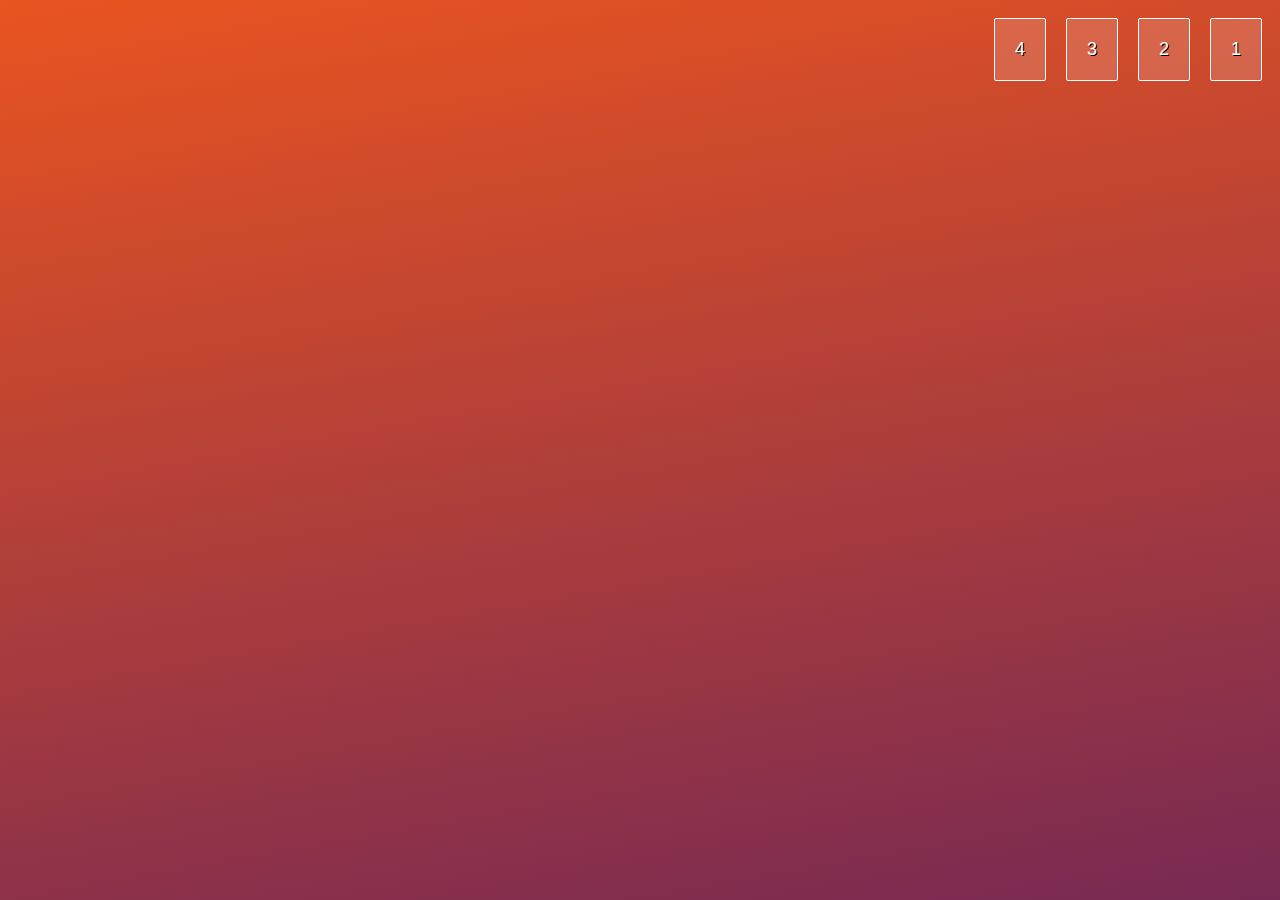
<file: flexbox_2/index.html>
<!DOCTYPE html>
<html>
  <head>
    <meta charset="utf-8">
    <title>The Complete Flexbox Course by Colin</title>
    <link rel="stylesheet" href="css/base.css">
    <link rel="stylesheet" href="css/main.css">
  </head>
  <body>
    <section class="container">
      <div>1</div>
      <div>2</div>
      <div>3</div>
      <div>4</div>
    </section>
  </body>
</html>
</file>
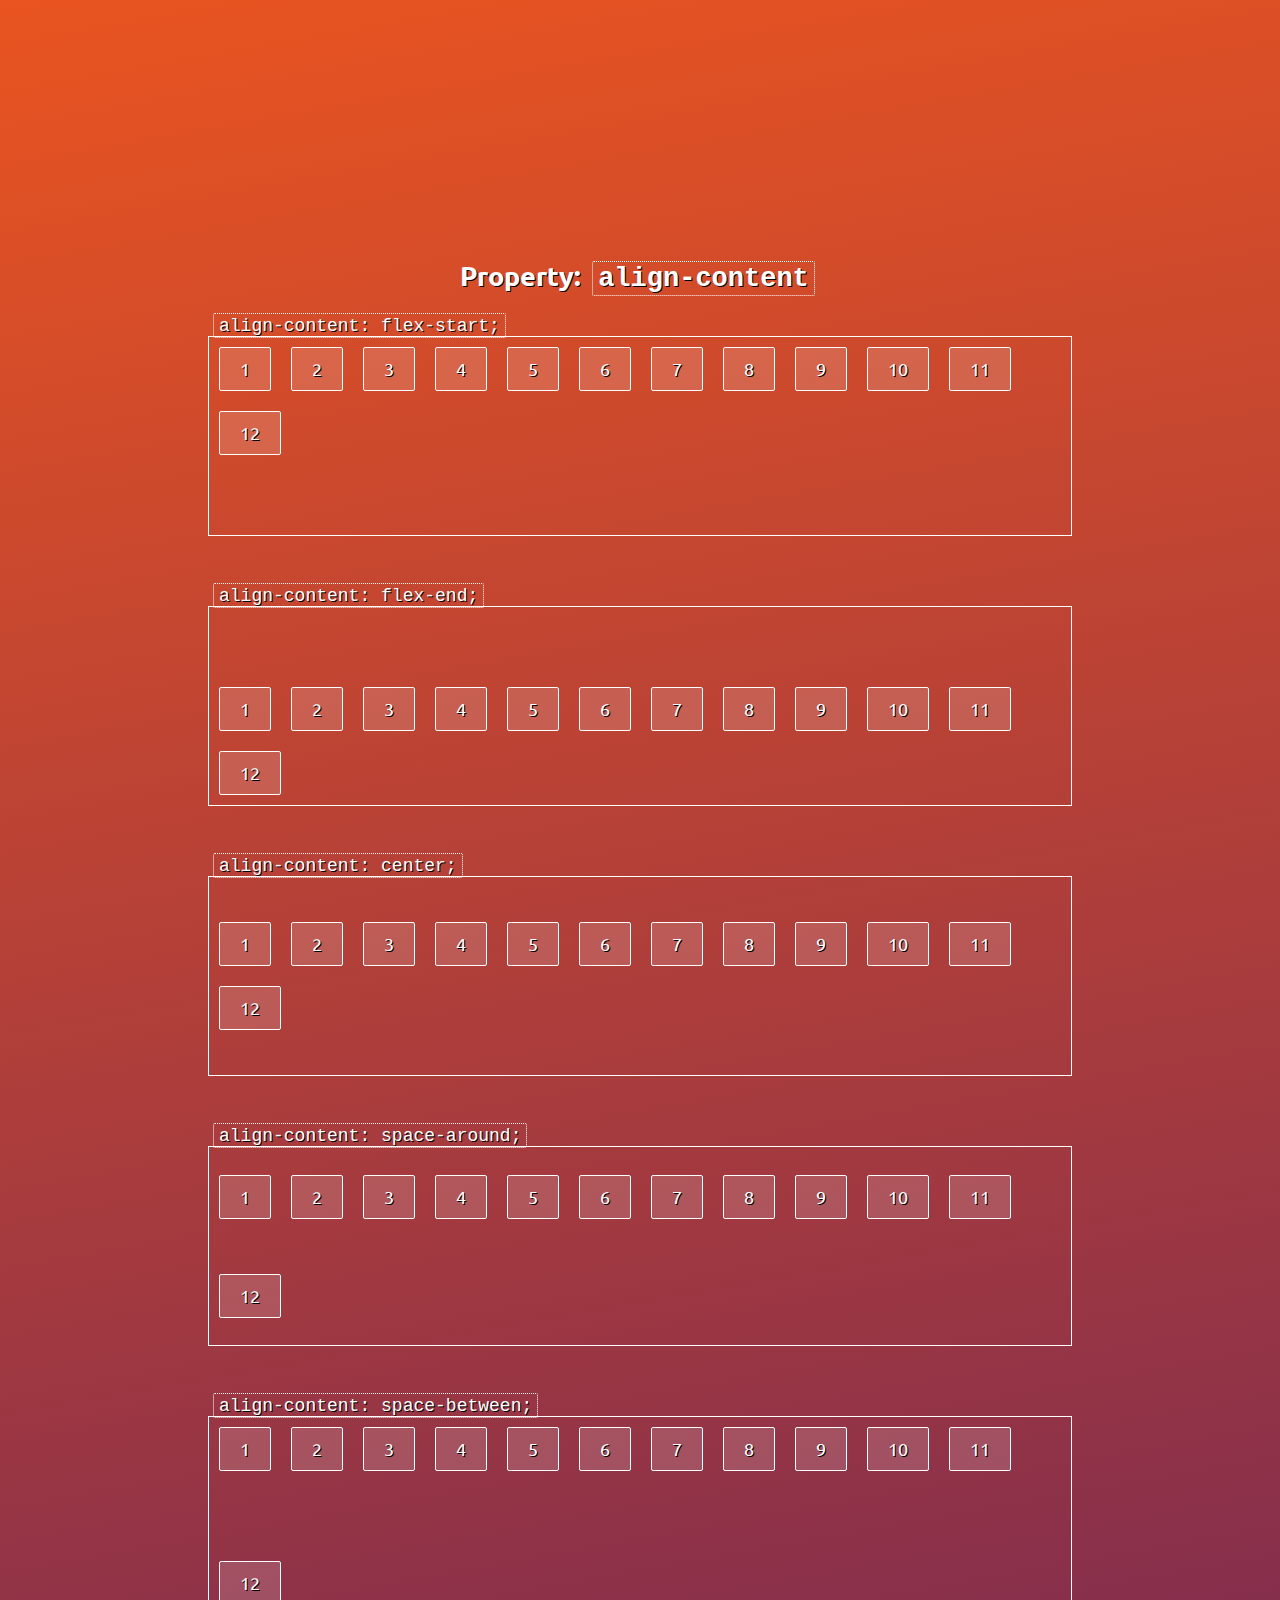
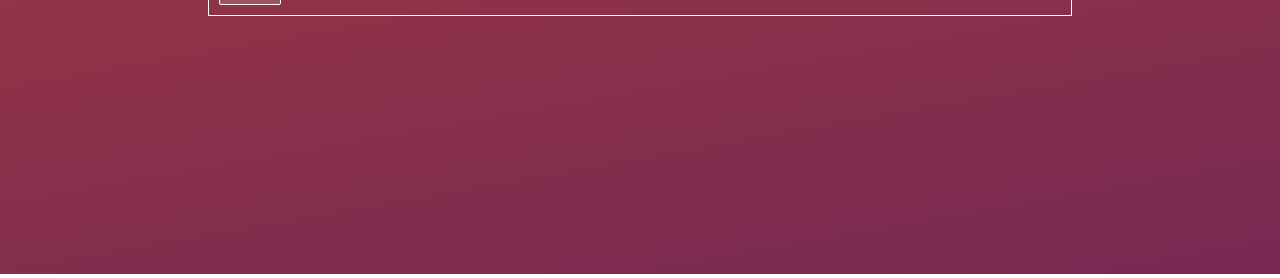
<file: flexbox_3/aligncontent.html>
<html>
  <head>
      <title>Flexbox Grids</title>
      <link rel="stylesheet" href="css/showcase.css">
      <link rel="stylesheet" href="css/aligncontent.css">
      <link href="https://fonts.googleapis.com/css?family=Ubuntu:300" rel="stylesheet">
  </head>
  <body>

    <h2>Property: <code>align-content</code></h2>

    <code>align-content: flex-start;</code>
    <div class="align-start container outlined">
      <div>1</div> <div>2</div> <div>3</div> <div>4</div>
      <div>5</div> <div>6</div> <div>7</div> <div>8</div>
      <div>9</div> <div>10</div> <div>11</div> <div>12</div>
    </div>

    <code>align-content: flex-end;</code>
    <div class="align-end container outlined">
      <div>1</div> <div>2</div> <div>3</div> <div>4</div>
      <div>5</div> <div>6</div> <div>7</div> <div>8</div>
      <div>9</div> <div>10</div> <div>11</div> <div>12</div>
    </div>

    <code>align-content: center;</code>
    <div class="align-center container outlined">
      <div>1</div> <div>2</div> <div>3</div> <div>4</div>
      <div>5</div> <div>6</div> <div>7</div> <div>8</div>
      <div>9</div> <div>10</div> <div>11</div> <div>12</div>
    </div>

    <code>align-content: space-around;</code>
    <div class="align-around container outlined">
      <div>1</div> <div>2</div> <div>3</div> <div>4</div>
      <div>5</div> <div>6</div> <div>7</div> <div>8</div>
      <div>9</div> <div>10</div> <div>11</div> <div>12</div>
    </div>

    <code>align-content: space-between;</code>
    <div class="align-between container outlined">
      <div>1</div> <div>2</div> <div>3</div> <div>4</div>
      <div>5</div> <div>6</div> <div>7</div> <div>8</div>
      <div>9</div> <div>10</div> <div>11</div> <div>12</div>
    </div>
  </body>
</html>
</file>
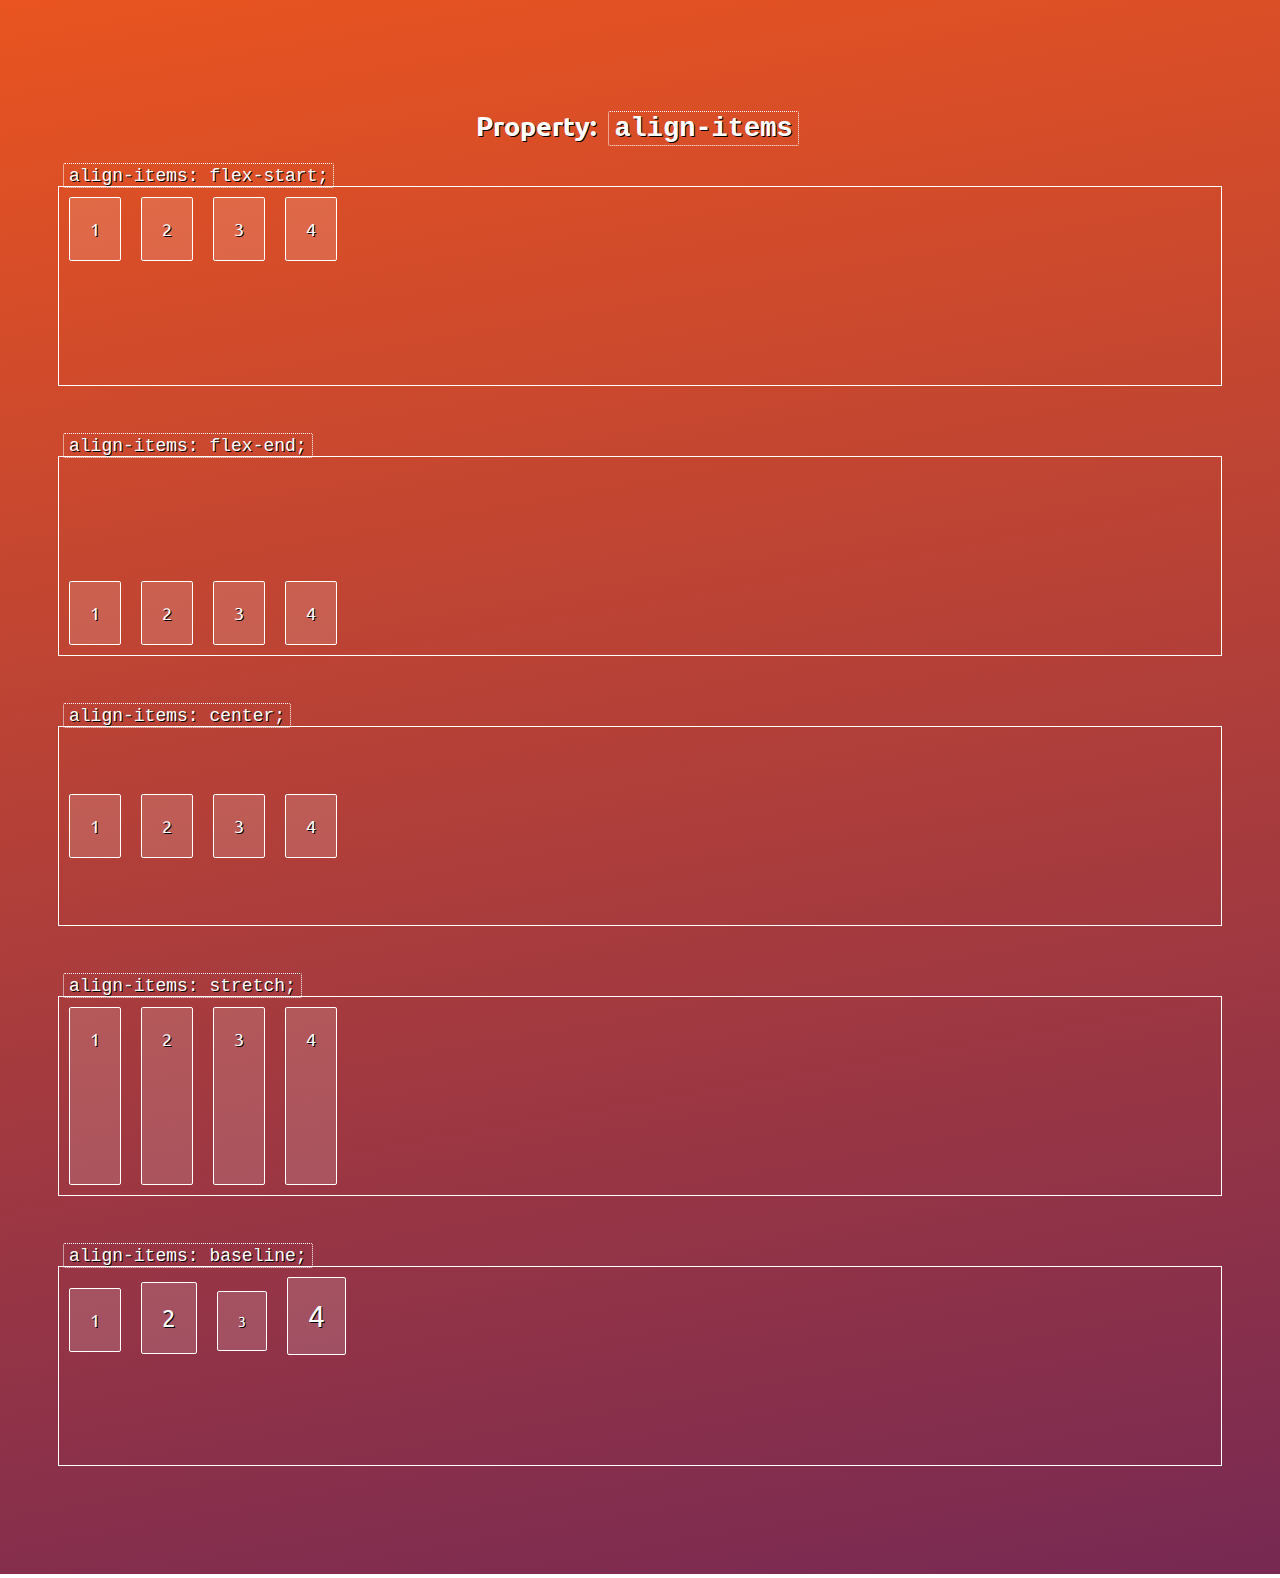
<file: flexbox_3/alignment.html>
<html>
  <head>
      <title>Flexbox Grids</title>
      <link rel="stylesheet" href="css/showcase.css">
      <link rel="stylesheet" href="css/alignment.css">
      <link href="https://fonts.googleapis.com/css?family=Ubuntu:300" rel="stylesheet">
  </head>
  <body>

    <h2>Property: <code>align-items</code></h2>

    <code>align-items: flex-start;</code>
    <div class="align-start container outlined">
      <div>1</div>
      <div>2</div>
      <div>3</div>
      <div>4</div>
    </div>

    <code>align-items: flex-end;</code>
    <div class="align-end container outlined">
      <div>1</div>
      <div>2</div>
      <div>3</div>
      <div>4</div>
    </div>

    <code>align-items: center;</code>
    <div class="align-center container outlined">
      <div>1</div>
      <div>2</div>
      <div>3</div>
      <div>4</div>
    </div>

    <code>align-items: stretch;</code>
    <div class="align-stretch container outlined">
      <div>1</div>
      <div>2</div>
      <div>3</div>
      <div>4</div>
    </div>

    <code>align-items: baseline;</code>
    <div class="align-baseline container outlined">
      <div>1</div>
      <div>2</div>
      <div>3</div>
      <div>4</div>
    </div>
  </body>
</html>
</file>
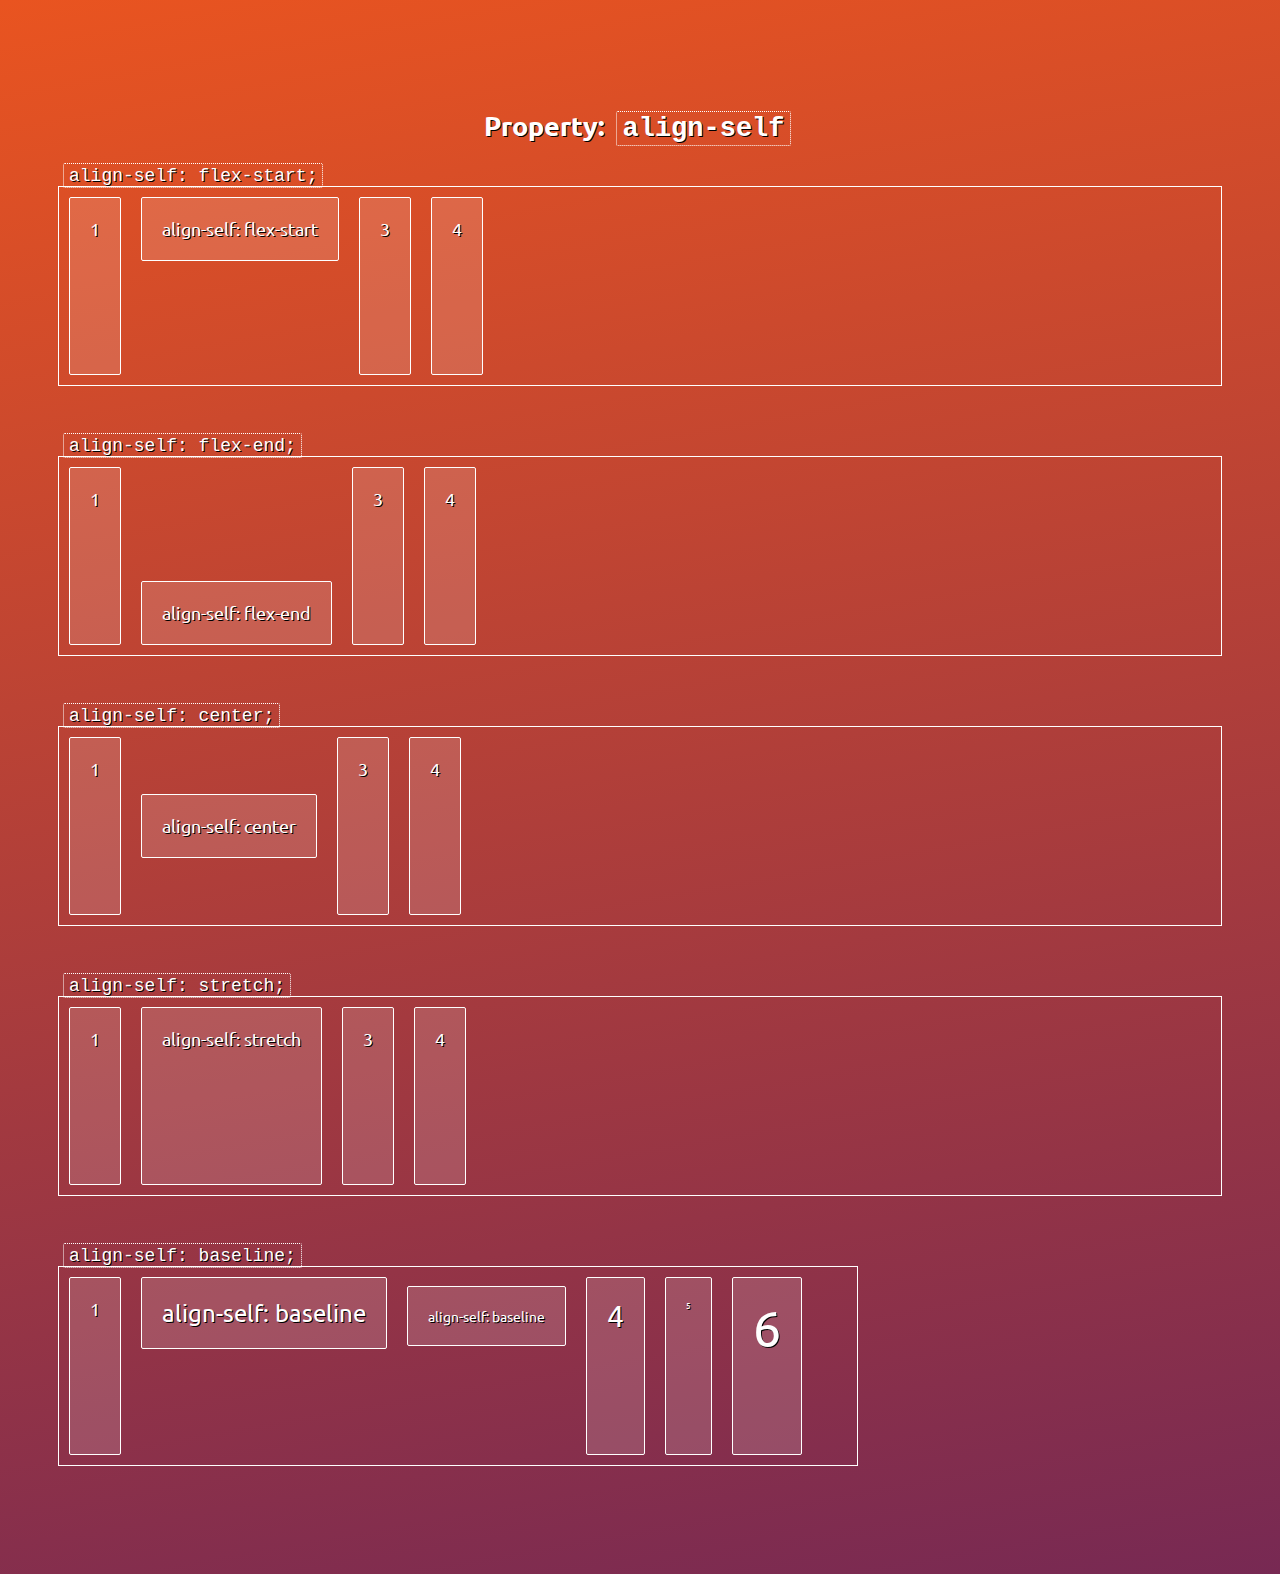
<file: flexbox_3/alignself.html>
<html>
  <head>
      <title>Flexbox Grids</title>
      <link rel="stylesheet" href="css/showcase.css">
      <link rel="stylesheet" href="css/alignself.css">
      <link href="https://fonts.googleapis.com/css?family=Ubuntu:300" rel="stylesheet">
  </head>
  <body>

    <h2>Property: <code>align-self</code></h2>

    <code>align-self: flex-start;</code>
    <div class="container outlined">
      <div>1</div>
      <div class="self-start">align-self: flex-start</div>
      <div>3</div>
      <div>4</div>
    </div>

    <code>align-self: flex-end;</code>
    <div class="container outlined">
      <div>1</div>
      <div class="self-end">align-self: flex-end</div>
      <div>3</div>
      <div>4</div>
    </div>

    <code>align-self: center;</code>
    <div class="container outlined">
      <div>1</div>
      <div class="self-center">align-self: center</div>
      <div>3</div>
      <div>4</div>
    </div>

    <code>align-self: stretch;</code>
    <div class="container outlined">
      <div>1</div>
      <div class="self-stretch">align-self: stretch</div>
      <div>3</div>
      <div>4</div>
    </div>

    <code>align-self: baseline;</code>
    <div class="container outlined baseline">
      <div>1</div>
      <div class="self-baseline">align-self: baseline</div>
      <div class="self-baseline">align-self: baseline</div>
      <div>4</div>
      <div>5</div>
      <div>6</div>
    </div>
  </body>
</html>
</file>
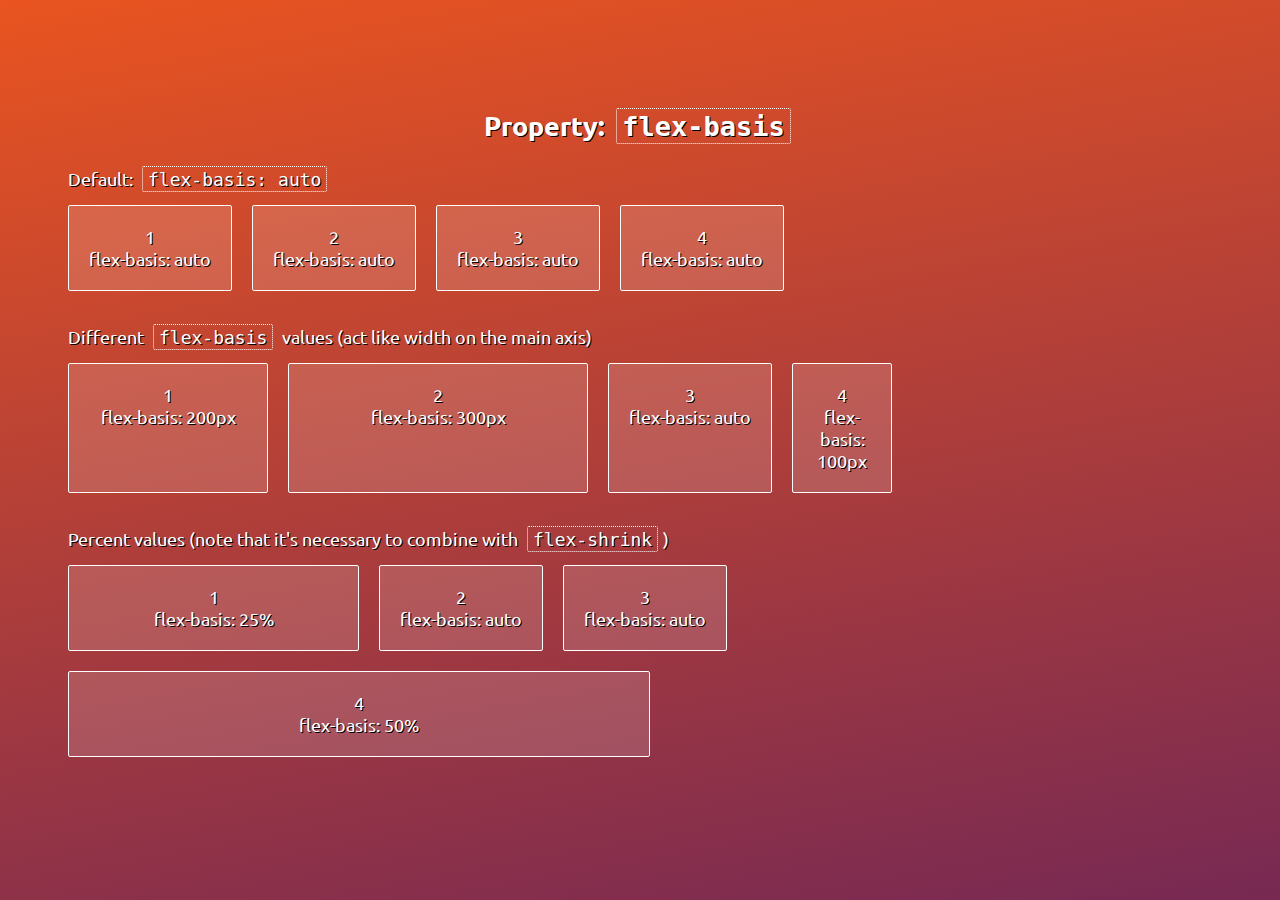
<file: flexbox_3/flexbasis.html>
<html>
  <head>
      <title>Flexbox Grids</title>
      <link rel="stylesheet" href="css/showcase.css">
      <link rel="stylesheet" href="css/flexbasis.css">
      <link href="https://fonts.googleapis.com/css?family=Ubuntu:300" rel="stylesheet">
  </head>
  <body>

    <h2>Property: <code>flex-basis</code></h2>

    <p>Default: <code>flex-basis: auto</code></p>
    <div class="container">
      <div>1 <br>flex-basis: auto</div>
      <div>2 <br>flex-basis: auto</div>
      <div>3 <br>flex-basis: auto</div>
      <div>4 <br>flex-basis: auto</div>
    </div>

    <p>Different <code>flex-basis</code> values (act like width on the main axis)</p>
    <div class="basis1 container">
      <div>1 <br>flex-basis: 200px</div>
      <div>2 <br>flex-basis: 300px</div>
      <div>3 <br>flex-basis: auto</div>
      <div>4 <br>flex-basis: 100px</div>
    </div>

    <p>Percent values (note that it's necessary to combine with <code>flex-shrink</code>)</p>
    <div class="basis2 container">
      <div>1 <br>flex-basis: 25%</div>
      <div>2 <br>flex-basis: auto</div>
      <div>3 <br>flex-basis: auto</div>
      <div>4 <br>flex-basis: 50%</div>
    </div>

  </body>
</html>
</file>
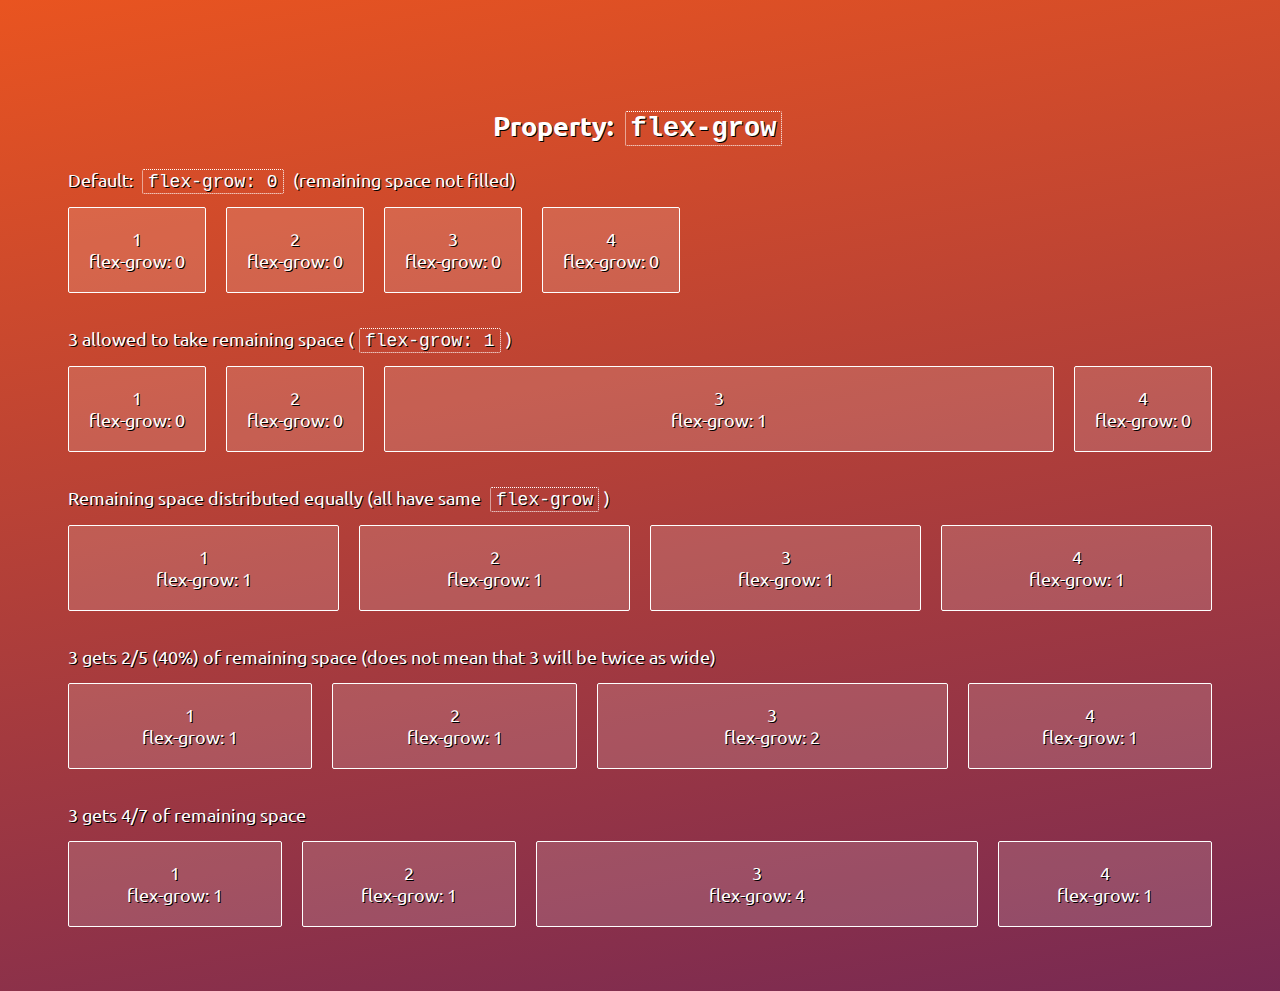
<file: flexbox_3/flexgrow.html>
<html>
  <head>
      <title>Flexbox Grids</title>
      <link rel="stylesheet" href="css/showcase.css">
      <link rel="stylesheet" href="css/flexgrow.css">
      <link href="https://fonts.googleapis.com/css?family=Ubuntu:300" rel="stylesheet">
  </head>
  <body>

    <h2>Property: <code>flex-grow</code></h2>

    <p>Default: <code>flex-grow: 0</code> (remaining space not filled)</p>
    <div class="container">
      <div>1 <br>flex-grow: 0</div>
      <div>2 <br>flex-grow: 0</div>
      <div>3 <br>flex-grow: 0</div>
      <div>4 <br>flex-grow: 0</div>
    </div>

    <p>3 allowed to take remaining space (<code>flex-grow: 1</code>)</p>
    <div class="grow1 container">
      <div>1 <br>flex-grow: 0</div>
      <div>2 <br>flex-grow: 0</div>
      <div>3 <br>flex-grow: 1</div>
      <div>4 <br>flex-grow: 0</div>
    </div>

    <p>Remaining space distributed equally (all have same <code>flex-grow</code>)</p>
    <div class="grow2 container">
      <div>1 <br>flex-grow: 1</div>
      <div>2 <br>flex-grow: 1</div>
      <div>3 <br>flex-grow: 1</div>
      <div>4 <br>flex-grow: 1</div>
    </div>

    <p>3 gets 2/5 (40%) of remaining space (does not mean that 3 will be twice as wide)</p>
    <div class="grow3 container">
      <div>1 <br>flex-grow: 1</div>
      <div>2 <br>flex-grow: 1</div>
      <div>3 <br>flex-grow: 2</div>
      <div>4 <br>flex-grow: 1</div>
    </div>

    <p>3 gets 4/7 of remaining space</p>
    <div class="grow4 container">
      <div>1 <br>flex-grow: 1</div>
      <div>2 <br>flex-grow: 1</div>
      <div>3 <br>flex-grow: 4</div>
      <div>4 <br>flex-grow: 1</div>
    </div>

  </body>
</html>
</file>
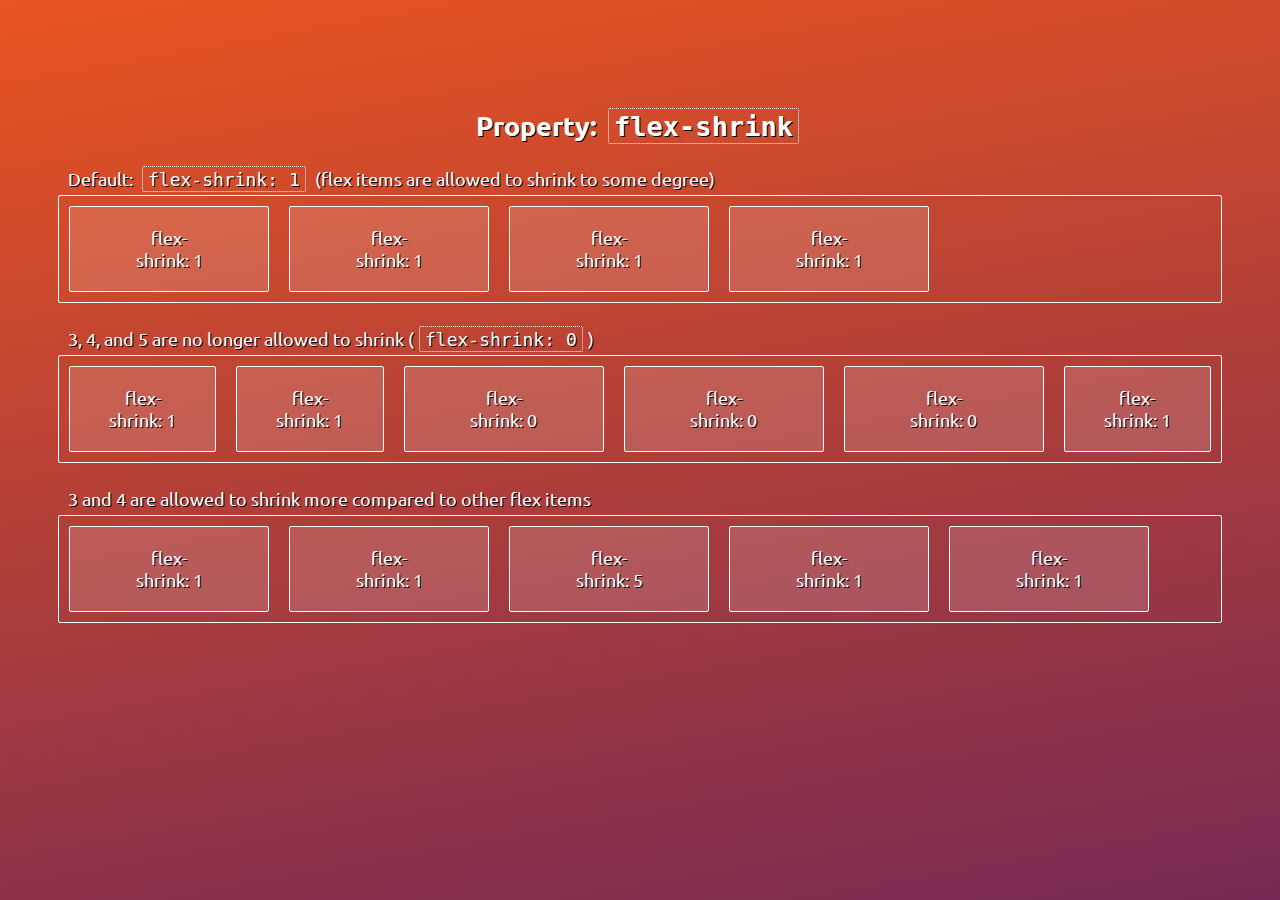
<file: flexbox_3/flexshrink.html>
<html>
  <head>
      <title>Flexbox Grids</title>
      <link rel="stylesheet" href="css/showcase.css">
      <link rel="stylesheet" href="css/flexshrink.css">
      <link href="https://fonts.googleapis.com/css?family=Ubuntu:300" rel="stylesheet">
  </head>
  <body>

    <h2>Property: <code>flex-shrink</code></h2>

    <p>Default: <code>flex-shrink: 1</code> (flex items are allowed to shrink to some degree)</p>
    <div class="container">
      <div>flex-<br>shrink: 1</div>
      <div>flex-<br>shrink: 1</div>
      <div>flex-<br>shrink: 1</div>
      <div>flex-<br>shrink: 1</div>
    </div>

    <p>3, 4, and 5 are no longer allowed to shrink (<code>flex-shrink: 0</code>)</p>
    <div class="shrink1 container">
      <div>flex-<br>shrink: 1</div>
      <div>flex-<br>shrink: 1</div>
      <div>flex-<br>shrink: 0</div>
      <div>flex-<br>shrink: 0</div>
      <div>flex-<br>shrink: 0</div>
      <div>flex-<br>shrink: 1</div>
    </div>

    <p>3 and 4 are allowed to shrink more compared to other flex items</p>
    <div class="shrink2 container">
      <div>flex-<br>shrink: 1</div>
      <div>flex-<br>shrink: 1</div>
      <div>flex-<br>shrink: 5</div>
      <div>flex-<br>shrink: 1</div>
      <div>flex-<br>shrink: 1</div>
    </div>

  </body>
</html>
</file>
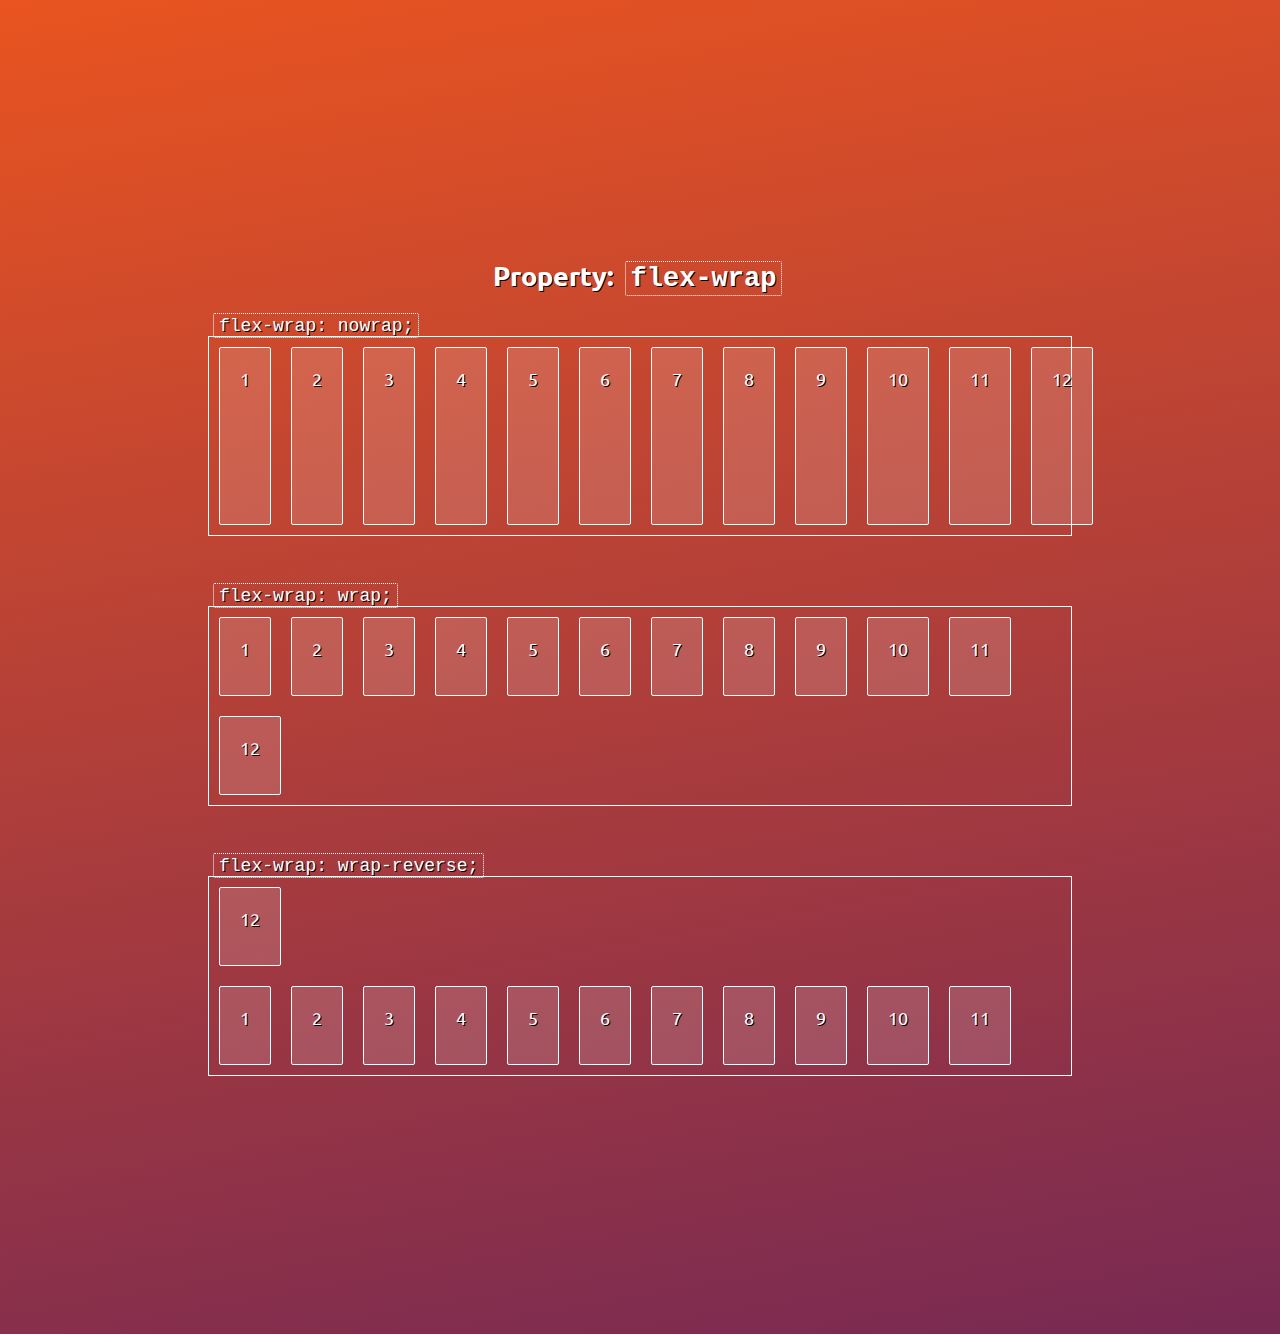
<file: flexbox_3/flexwrap.html>
<html>
  <head>
      <title>Flexbox Grids</title>
      <link rel="stylesheet" href="css/showcase.css">
      <link rel="stylesheet" href="css/flexwrap.css">
      <link href="https://fonts.googleapis.com/css?family=Ubuntu:300" rel="stylesheet">
  </head>
  <body>

    <h2>Property: <code>flex-wrap</code></h2>

    <code>flex-wrap: nowrap;</code>
    <div class="nowrap container outlined">
      <div>1</div> <div>2</div> <div>3</div> <div>4</div>
      <div>5</div> <div>6</div> <div>7</div> <div>8</div>
      <div>9</div> <div>10</div> <div>11</div> <div>12</div>
    </div>

    <code>flex-wrap: wrap;</code>
    <div class="wrap container outlined">
      <div>1</div> <div>2</div> <div>3</div> <div>4</div>
      <div>5</div> <div>6</div> <div>7</div> <div>8</div>
      <div>9</div> <div>10</div> <div>11</div> <div>12</div>
    </div>

    <code>flex-wrap: wrap-reverse;</code>
    <div class="wrap-reverse container outlined">
      <div>1</div> <div>2</div> <div>3</div> <div>4</div>
      <div>5</div> <div>6</div> <div>7</div> <div>8</div>
      <div>9</div> <div>10</div> <div>11</div> <div>12</div>
    </div>

  </body>
</html>
</file>
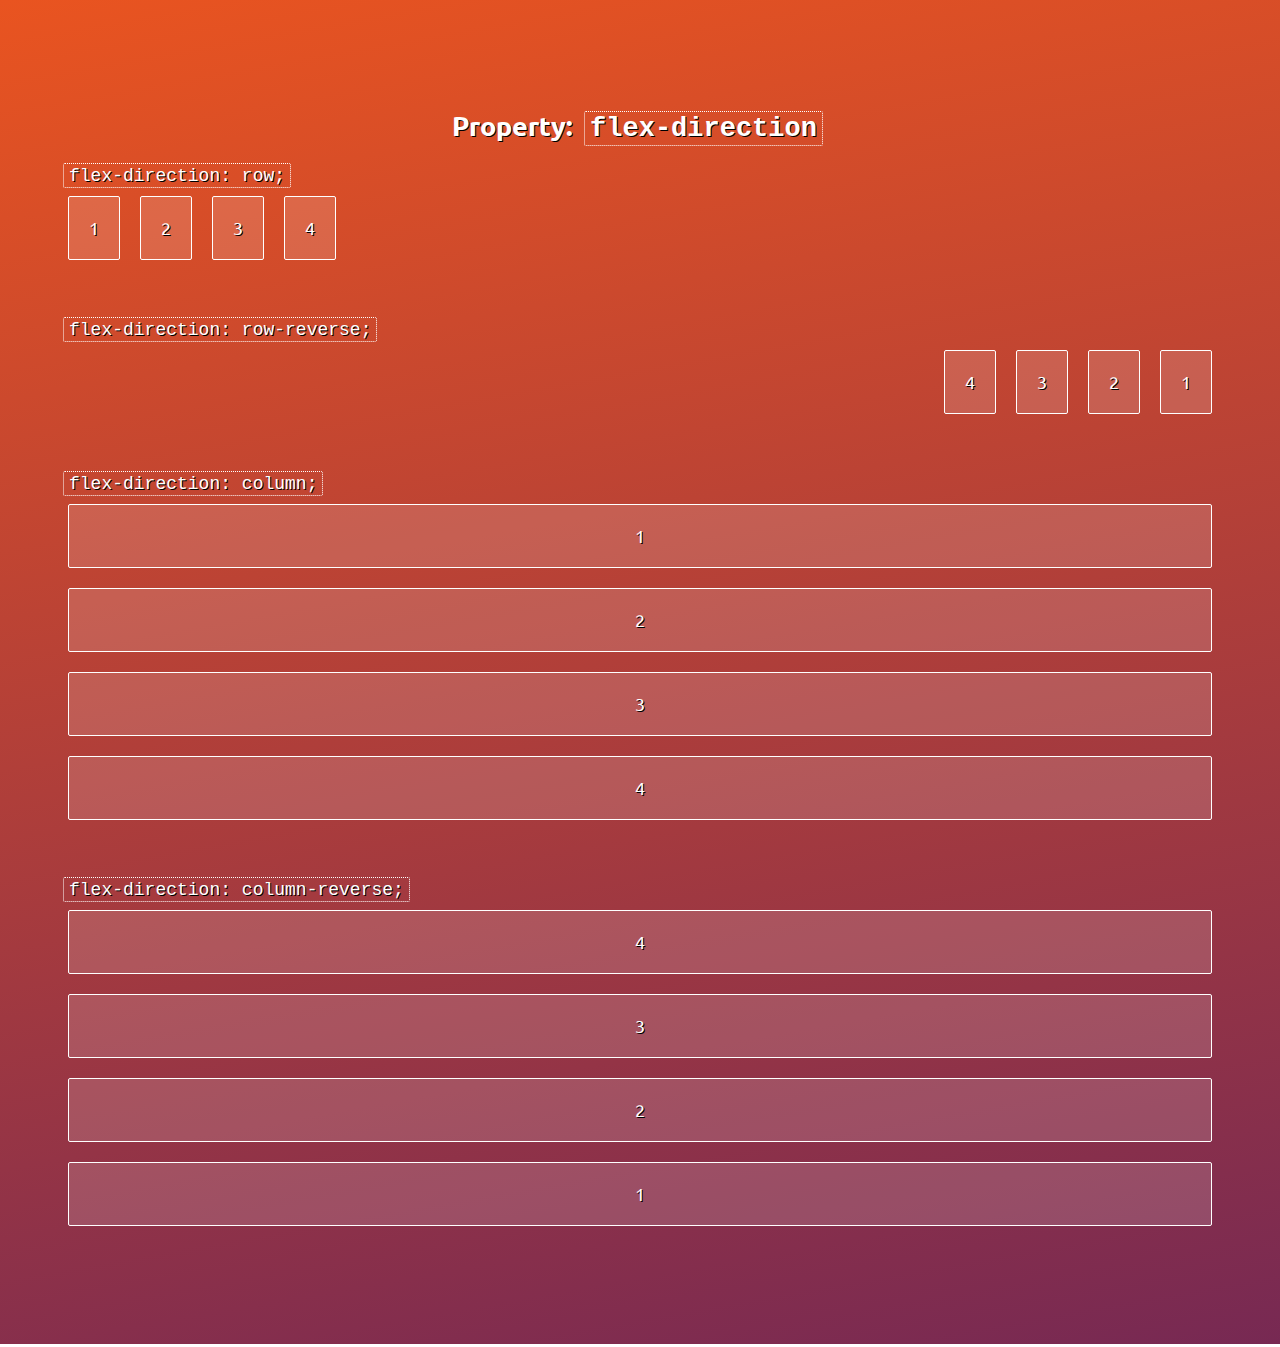
<file: flexbox_3/flowdirection.html>
<html>
  <head>
      <title>Flexbox Grids</title>
      <link rel="stylesheet" href="css/showcase.css">
      <link rel="stylesheet" href="css/flowdirection.css">
      <link href="https://fonts.googleapis.com/css?family=Ubuntu:300" rel="stylesheet">
  </head>
  <body>

    <h2>Property: <code>flex-direction</code></h2>

    <code>flex-direction: row;</code>
    <div class="row container">
      <div>1</div>
      <div>2</div>
      <div>3</div>
      <div>4</div>
    </div>

    <code>flex-direction: row-reverse;</code>
    <div class="row-reverse container">
      <div>1</div>
      <div>2</div>
      <div>3</div>
      <div>4</div>
    </div>

    <code>flex-direction: column;</code>
    <div class="column container">
      <div>1</div>
      <div>2</div>
      <div>3</div>
      <div>4</div>
    </div>

    <code>flex-direction: column-reverse;</code>
    <div class="column-reverse container">
      <div>1</div>
      <div>2</div>
      <div>3</div>
      <div>4</div>
    </div>
  </body>
</html>
</file>
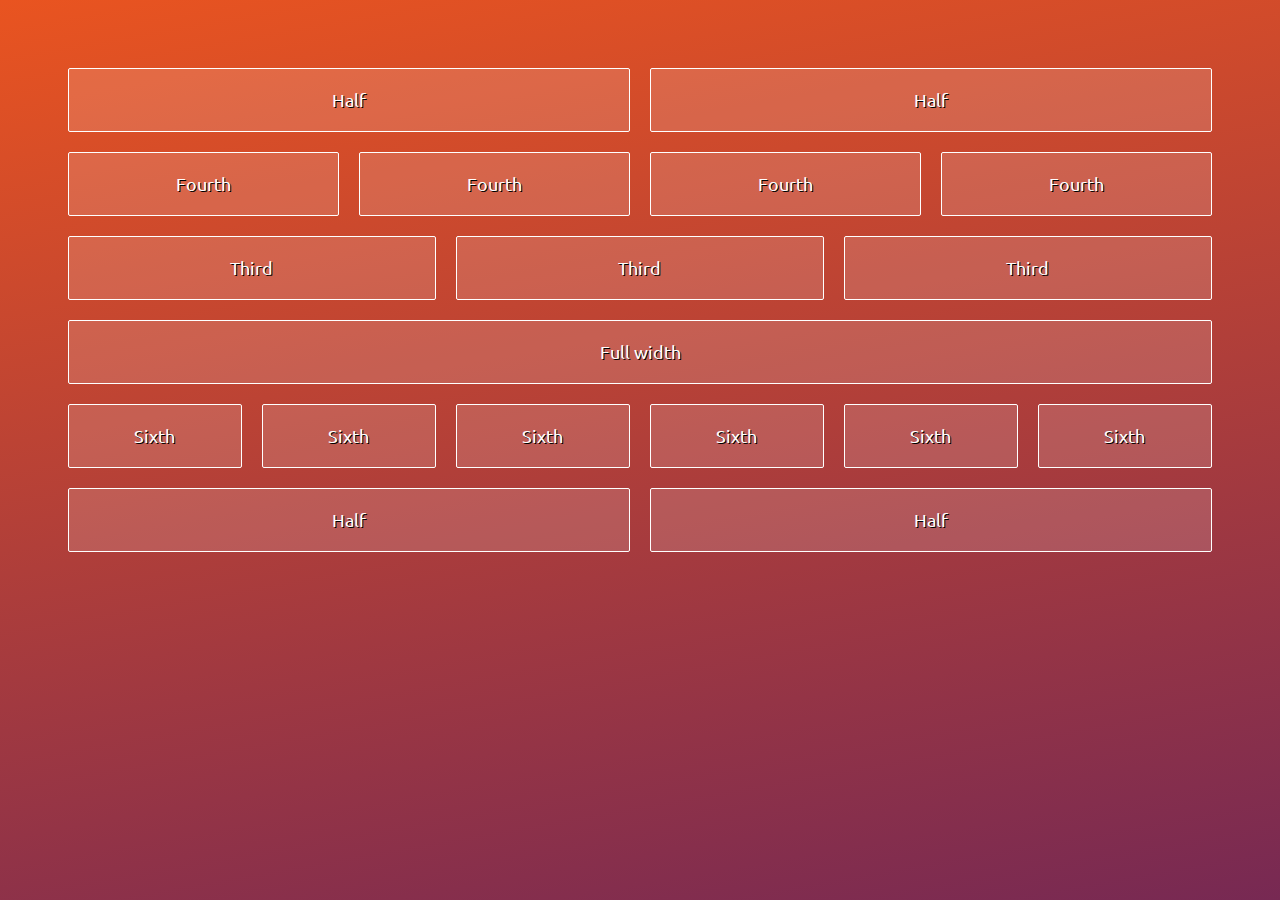
<file: flexbox_3/grids.html>
<html>
  <head>
      <title>Flexbox Grids</title>
      <link rel="stylesheet" href="css/showcase.css">
      <link href="https://fonts.googleapis.com/css?family=Ubuntu:300" rel="stylesheet">
  </head>
  <body>
    <div class="container">
      <div class="half">Half</div>
      <div class="half">Half</div>
      <div class="fourth">Fourth</div>
      <div class="fourth">Fourth</div>
      <div class="fourth">Fourth</div>
      <div class="fourth">Fourth</div>
      <div class="third">Third</div>
      <div class="third">Third</div>
      <div class="third">Third</div>
      <div class="full">Full width</div>
      <div class="sixth">Sixth</div>
      <div class="sixth">Sixth</div>
      <div class="sixth">Sixth</div>
      <div class="sixth">Sixth</div>
      <div class="sixth">Sixth</div>
      <div class="sixth">Sixth</div>
      <div class="half">Half</div>
      <div class="half">Half</div>
    </div>
  </body>
</html>
</file>
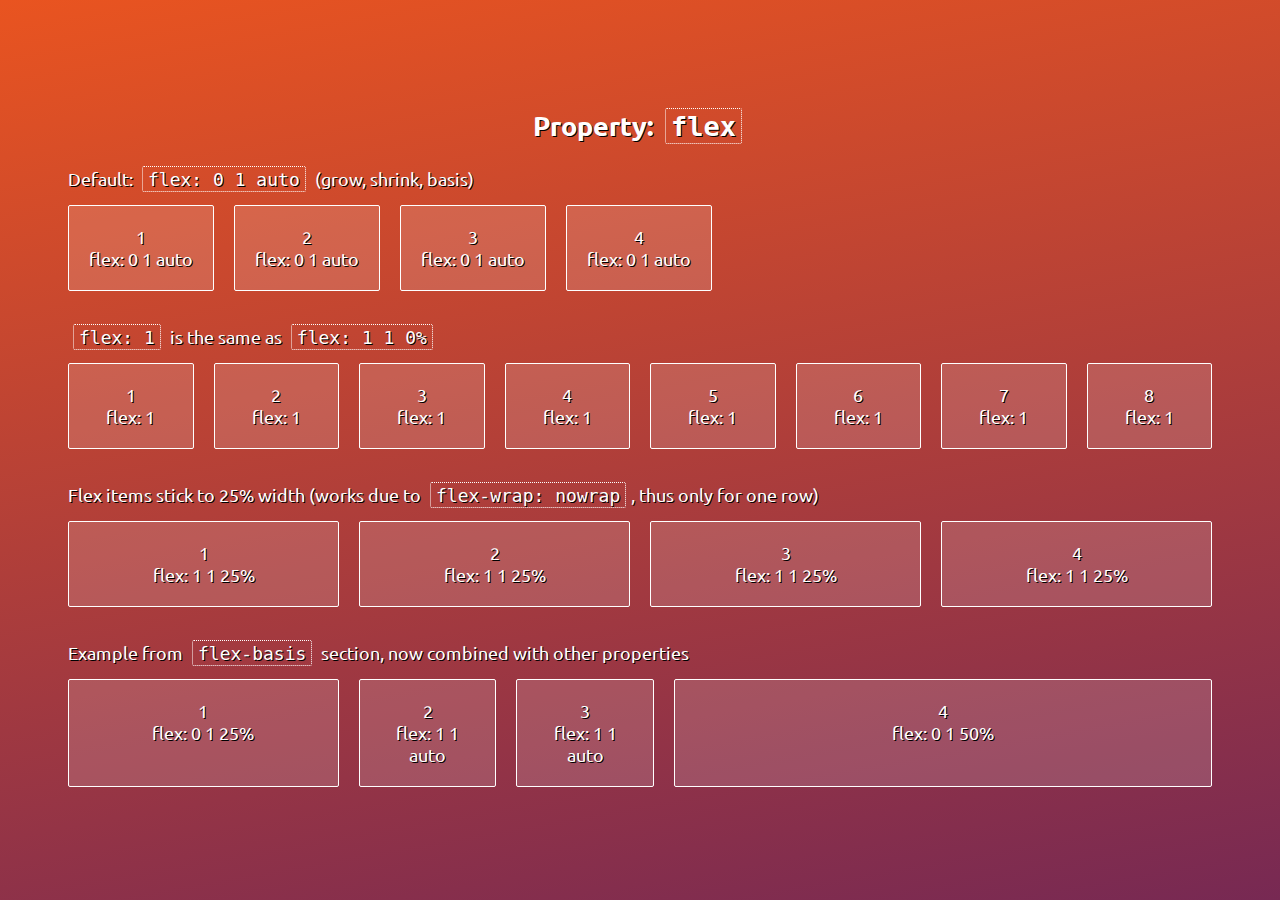
<file: flexbox_3/growshrinkbasis.html>
<html>
  <head>
      <title>Flexbox Grids</title>
      <link rel="stylesheet" href="css/showcase.css">
      <link rel="stylesheet" href="css/growshrinkbasis.css">
      <link href="https://fonts.googleapis.com/css?family=Ubuntu:300" rel="stylesheet">
  </head>
  <body>

    <h2>Property: <code>flex</code></h2>

    <p>Default: <code>flex: 0 1 auto</code> (grow, shrink, basis)</p>
    <div class="container">
      <div>1 <br>flex: 0 1 auto</div>
      <div>2 <br>flex: 0 1 auto</div>
      <div>3 <br>flex: 0 1 auto</div>
      <div>4 <br>flex: 0 1 auto</div>
    </div>

    <p><code>flex: 1</code> is the same as <code>flex: 1 1 0%</code></p>
    <div class="gallery1 container">
      <div>1 <br>flex: 1</div>
      <div>2 <br>flex: 1</div>
      <div>3 <br>flex: 1</div>
      <div>4 <br>flex: 1</div>
      <div>5 <br>flex: 1</div>
      <div>6 <br>flex: 1</div>
      <div>7 <br>flex: 1</div>
      <div>8 <br>flex: 1</div>
    </div>

    <p>Flex items stick to 25% width (works due to <code>flex-wrap: nowrap</code>, thus only for one row)</p>
    <div class="gallery2 container">
      <div>1 <br>flex: 1 1 25%</div>
      <div>2 <br>flex: 1 1 25%</div>
      <div>3 <br>flex: 1 1 25%</div>
      <div>4 <br>flex: 1 1 25%</div>
    </div>

    <p>Example from <code>flex-basis</code> section, now combined with other properties</p>
    <div class="gallery3 container">
      <div>1 <br>flex: 0 1 25%</div>
      <div>2 <br>flex: 1 1 auto</div>
      <div>3 <br>flex: 1 1 auto</div>
      <div>4 <br>flex: 0 1 50%</div>
    </div>

  </body>
</html>
</file>
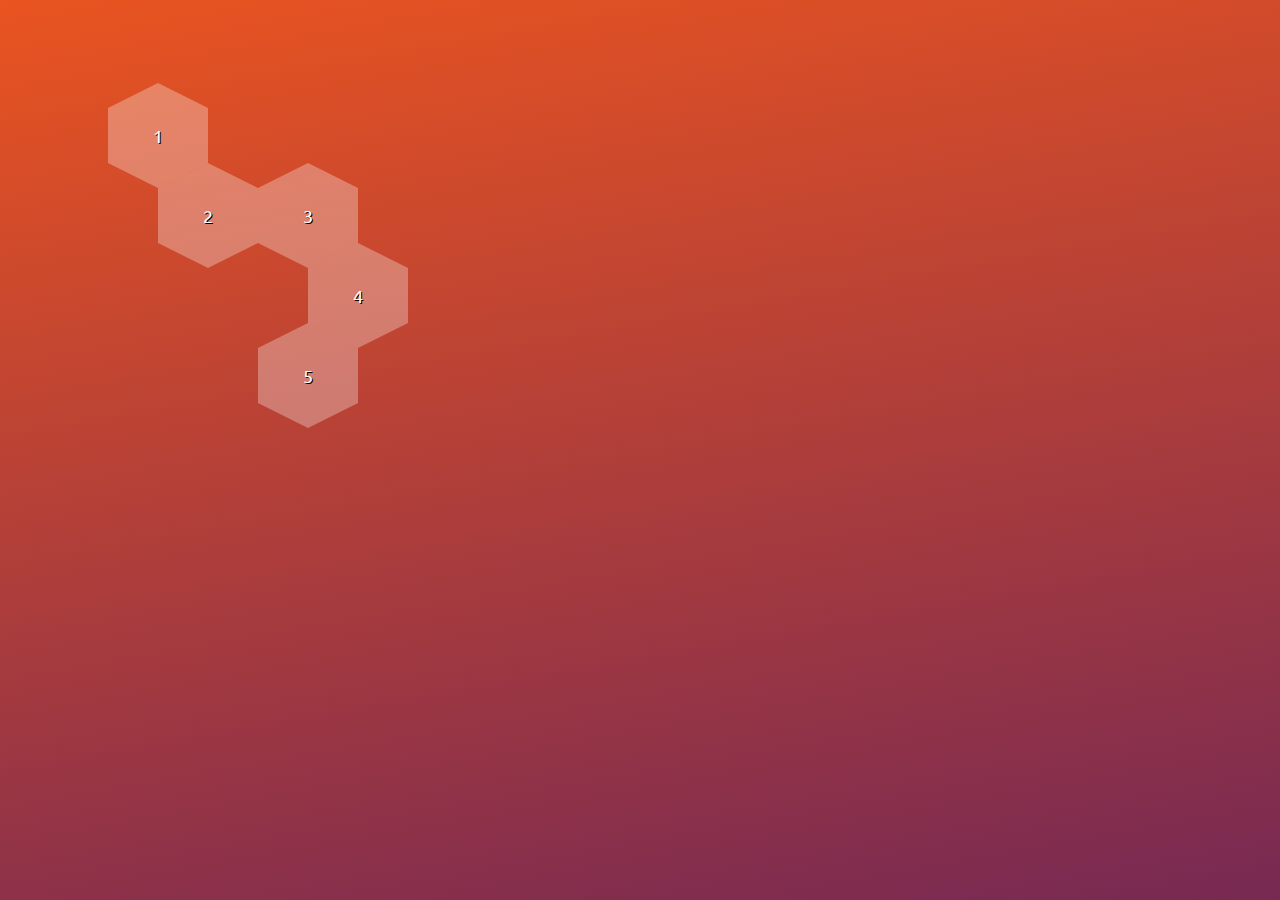
<file: flexbox_3/hexagon.html>
<html>
  <head>
      <title>Flexbox Grids</title>
      <link rel="stylesheet" href="css/showcase.css">
      <link href="https://fonts.googleapis.com/css?family=Ubuntu:300" rel="stylesheet">
      <style media="screen">
        .hexagon {
          position: absolute;
          width: 100px;
          height: 55px;
          text-align: center;
          line-height: 55px;
          background: rgba(255, 255, 255, 0.3);
          position: relative;
        }
        .hexagon:before {
          content: "";
          position: absolute;
          top: -25px;
          left: 0;
          width: 0;
          height: 0;
          border-left: 50px solid transparent;
          border-right: 50px solid transparent;
          border-bottom: 25px solid rgba(255, 255, 255, 0.3);
        }
        .hexagon:after {
          content: "";
          position: absolute;
          bottom: -25px;
          left: 0;
          width: 0;
          height: 0;
          border-left: 50px solid transparent;
          border-right: 50px solid transparent;
          border-top: 25px solid rgba(255, 255, 255, 0.3);
        }

        #hexagon-1 {
          top: 50px;
          left: 50px;
        }

        #hexagon-2 {
          top: 75px;
          left: 100px;
        }

        #hexagon-3 {
          top: 20px;
          left: 200px;
        }

        #hexagon-4 {
          top: 45px;
          left: 250px;
        }

        #hexagon-5 {
          top: 70px;
          left: 200px;
        }
      </style>
  </head>
  <body>
    <div>
      <div id="hexagon-1" class="hexagon">1</div>
      <div id="hexagon-2" class="hexagon">2</div>
      <div id="hexagon-3" class="hexagon">3</div>
      <div id="hexagon-4" class="hexagon">4</div>
      <div id="hexagon-5" class="hexagon">5</div>
    </div>
  </body>
</html>
</file>
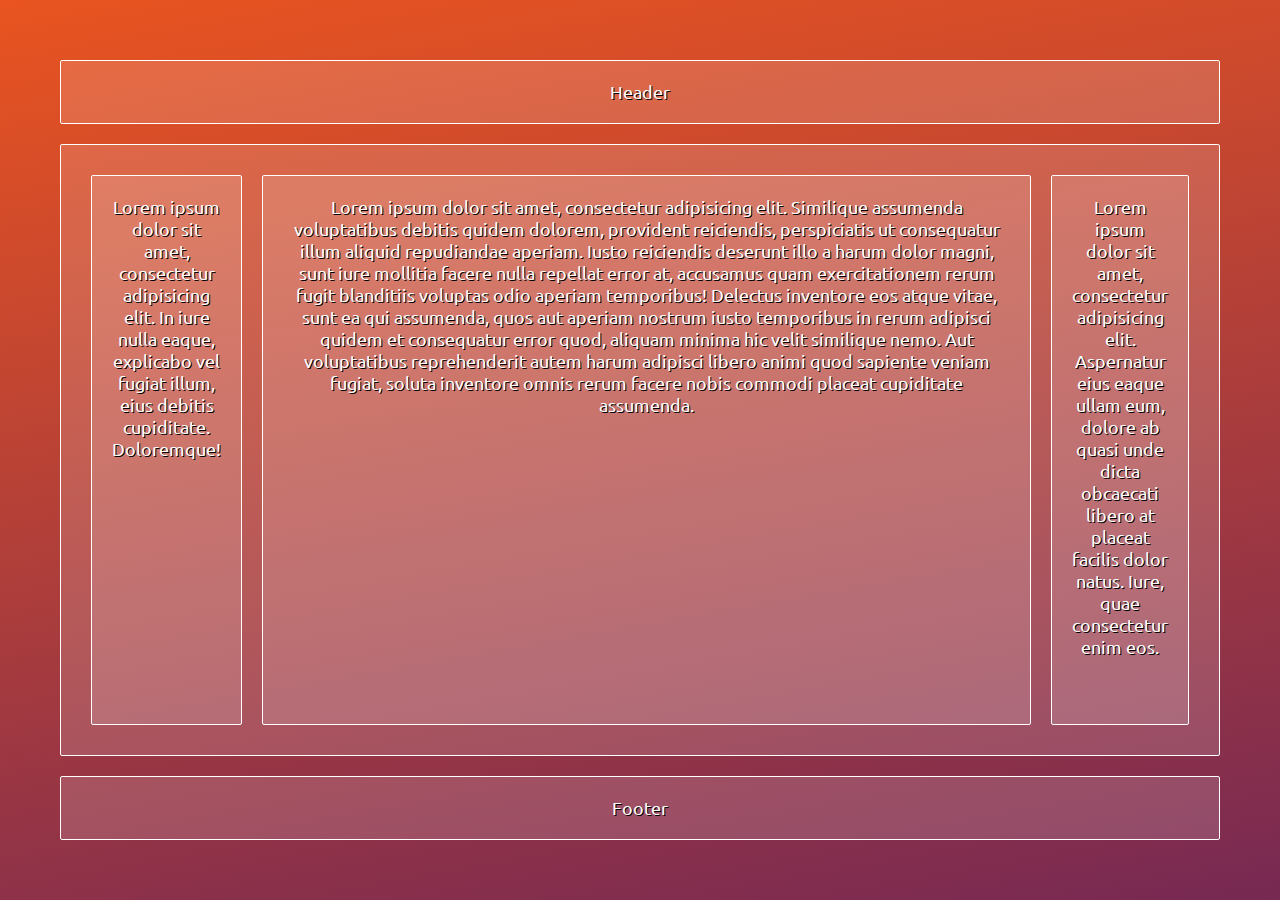
<file: flexbox_3/holygrail.html>
<html>
  <head>
      <title>Holy Grail Layout</title>
      <link rel="stylesheet" href="css/showcase.css">
      <link rel="stylesheet" href="css/holygrail.css">
      <link href="https://fonts.googleapis.com/css?family=Ubuntu:300" rel="stylesheet">
  </head>
  <body id="holygrail" class="container">
    <header id="header"> Header </header>
    <main id="main" class="container">
      <article id="content">
        Lorem ipsum dolor sit amet, consectetur adipisicing elit. Similique assumenda voluptatibus debitis quidem dolorem, provident reiciendis, perspiciatis ut consequatur illum aliquid repudiandae aperiam. Iusto reiciendis deserunt illo a harum dolor magni, sunt iure mollitia facere nulla repellat error at, accusamus quam exercitationem rerum fugit blanditiis voluptas odio aperiam temporibus! Delectus inventore eos atque vitae, sunt ea qui assumenda, quos aut aperiam nostrum iusto temporibus in rerum adipisci quidem et consequatur error quod, aliquam minima hic velit similique nemo. Aut voluptatibus reprehenderit autem harum adipisci libero animi quod sapiente veniam fugiat, soluta inventore omnis rerum facere nobis commodi placeat cupiditate assumenda.
      </article>
      <aside id="secondary">Lorem ipsum dolor sit amet, consectetur adipisicing elit. In iure nulla eaque, explicabo vel fugiat illum, eius debitis cupiditate. Doloremque!</aside>
      <aside id="tertiary">Lorem ipsum dolor sit amet, consectetur adipisicing elit. Aspernatur eius eaque ullam eum, dolore ab quasi unde dicta obcaecati libero at placeat facilis dolor natus. Iure, quae consectetur enim eos.</aside>
    </main>
    <footer id="footer">Footer</footer>
  </body>
</html>
</file>
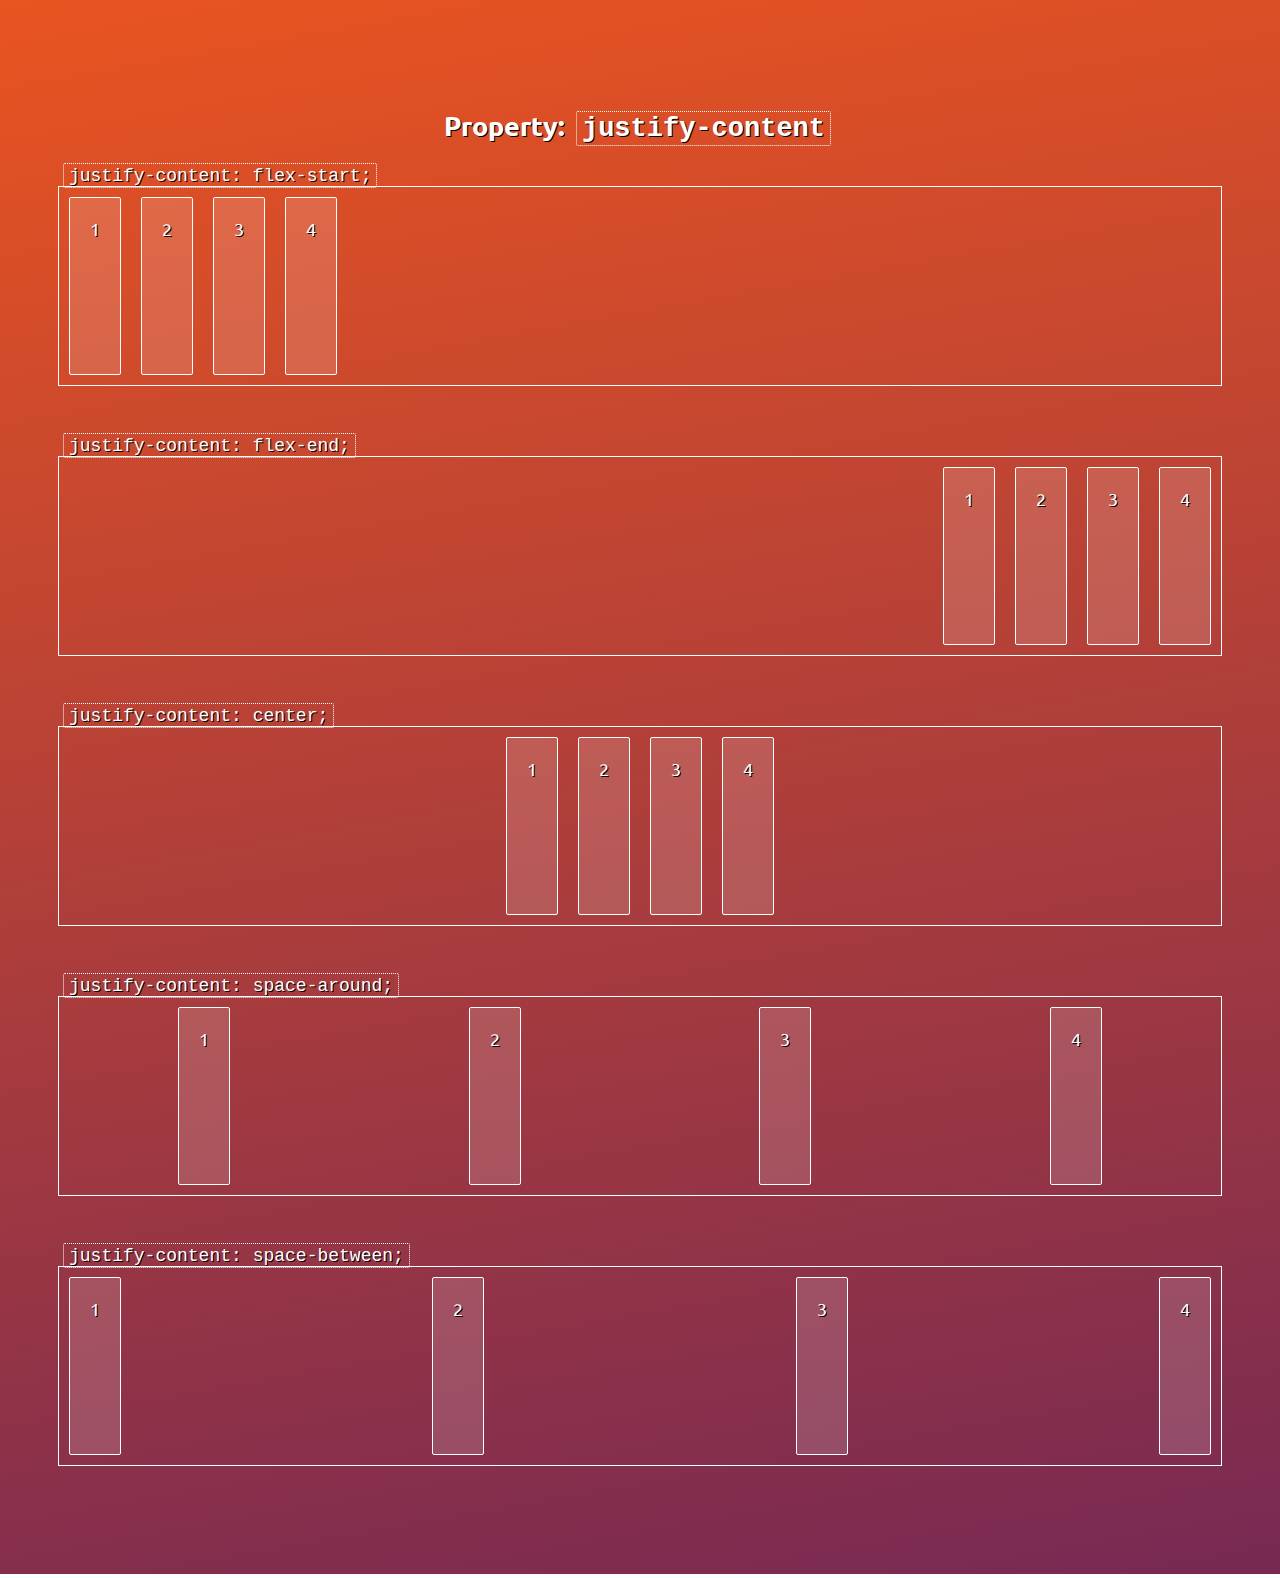
<file: flexbox_3/justify.html>
<html>
  <head>
      <title>Flexbox Grids</title>
      <link rel="stylesheet" href="css/showcase.css">
      <link rel="stylesheet" href="css/justify.css">
      <link href="https://fonts.googleapis.com/css?family=Ubuntu:300" rel="stylesheet">
  </head>
  <body>
    <h2>Property: <code>justify-content</code></h2>
    <code>justify-content: flex-start;</code>
    <div class="justify-start container outlined">
      <div>1</div>
      <div>2</div>
      <div>3</div>
      <div>4</div>
    </div>

    <code>justify-content: flex-end;</code>
    <div class="justify-end container outlined">
      <div>1</div>
      <div>2</div>
      <div>3</div>
      <div>4</div>
    </div>

    <code>justify-content: center;</code>
    <div class="justify-center container outlined">
      <div>1</div>
      <div>2</div>
      <div>3</div>
      <div>4</div>
    </div>

    <code>justify-content: space-around;</code>
    <div class="justify-around container outlined">
      <div>1</div>
      <div>2</div>
      <div>3</div>
      <div>4</div>
    </div>

    <code>justify-content: space-between;</code>
    <div class="justify-between container outlined">
      <div>1</div>
      <div>2</div>
      <div>3</div>
      <div>4</div>
    </div>
  </body>
</html>
</file>
<file: flexbox_2/css/base.css>
* {
  color: #fff;
  text-shadow: 1px 1px 0 #000;
  box-sizing: border-box;
  font-family: Ubuntu, sans-serif;
}

html {
  background: -webkit-linear-gradient(100deg, #772953, #e95420);
  background: linear-gradient(-10deg, #772953, #e95420);
  min-height: 100vh;
  font-size: 18px;
}

code {
  margin: 1px 5px;
  padding: 2px 5px 1px 5px;
  font-family: monospace;
  border-radius: 2px;
  border: 1px dotted #fff;
}

p {
  margin: 25px 10px 5px 10px;
}

h2 {
  text-align: center;
  margin-top: 50px;
}

a {
  text-decoration: none;
}

a:hover {
  text-decoration: underline;
}

.outlined {
  width: 500px;
  height: 200px;
  border: 1px solid #fff;
  margin-bottom: 50px;
}

.container > * {
  color: #fff;
  background-color: rgba(255, 255, 255, 0.15);
  border: 1px solid #fff;
  border-radius: 2px;
  padding: 20px;
  margin: 10px;
  -webkit-box-pack: justify;
      -ms-flex-pack: justify;
          justify-content: space-between;
  text-align: center;
}

.container > div:hover {
  background-color: rgba(255, 255, 255, 0.25);
}

.full {
  -webkit-box-flex: 0;
      -ms-flex: 0 1 100%;
          flex: 0 1 100%;
}

.half {
  -webkit-box-flex: 0;
      -ms-flex: 0 2 calc(50% - 20px);
          flex: 0 2 calc(50% - 20px);
}

.third {
  -webkit-box-flex: 0;
      -ms-flex: 0 1 calc(33.333333% - 20px);
          flex: 0 1 calc(33.333333% - 20px);
}

.fourth {
  -webkit-box-flex: 0;
      -ms-flex: 0 1 calc(25% - 20px);
          flex: 0 1 calc(25% - 20px);
}

.fifth {
  -webkit-box-flex: 0;
      -ms-flex: 0 1 calc(20% - 20px);
          flex: 0 1 calc(20% - 20px);
}

.sixth {
  -webkit-box-flex: 0;
      -ms-flex: 0 1 calc(16.666666% - 20px);
          flex: 0 1 calc(16.666666% - 20px);
}
</file>
<file: flexbox_2/css/main.css>
/* Your code goes here */
.container {
    display: flex;
    /* default behaivour with the flex-direction: row, but it sets up adding more specifc styles*/
    flex-direction: row;
    /* float: right;
    border: 1px solid #ffff;
    width: 100% */

    /* with adding row reverse, you now flip all the elements */
    flex-direction: row-reverse;
}

.container div {
    float: right;
}
</file>
<file: flexbox_3/css/showcase.css>
* {
  color: #fff;
  text-shadow: 1px 1px 0 #000;
  box-sizing: border-box;
  font-family: Ubuntu, sans-serif;
}

html {
  background: linear-gradient(-10deg, #772953, #e95420);
  min-height: 100vh;
  font-size: 18px;
}

body {
  padding: 50px;
}

code {
  margin: 1px 5px;
  padding: 2px 5px 1px 5px;
  font-family: monospace;
  border-radius: 2px;
  border: 1px dotted #fff;
}

p {
  margin: 25px 10px 5px 10px;
}

h2 {
  text-align: center;
  margin-top: 50px;
}

a {
  text-decoration: none;
}

a:hover {
  text-decoration: underline;
}

.outlined {
  /*width: 500px;*/
  height: 200px;
  border: 1px solid #fff;
  margin-bottom: 50px;
}

.container > * {
  color: #fff;
  background-color: rgba(255, 255, 255, 0.15);
  border: 1px solid #fff;
  border-radius: 2px;
  padding: 20px;
  margin: 10px;
  justify-content: space-between;
  text-align: center;
}

.container > div:hover {
  background-color: rgba(255, 255, 255, 0.25);
}

.container {
  display: -webkit-flex;
  display: -ms-flex;
  display: flex;
  flex-flow: row wrap;
}

.full {
  width: 100%; /* IE */
  flex: 0 1 100%;
}

.half {
  width: 49%; /* IE */
  flex: 0 2 calc(50% - 20px);
}

.third {
  width: 32.2%; /* IE */
  flex: 0 1 calc(33.333333% - 20px);
}

.fourth {
  width: 24%; /* IE */
  flex: 0 1 calc(25% - 20px);
}

.fifth {
  width: 19.5%; /* IE */
  flex: 0 1 calc(20% - 20px);
}

.sixth {
  width: 15.7%; /* IE */
  flex: 0 1 calc(16.666666% - 20px);
}
</file>
<file: flexbox_3/css/aligncontent.css>
body {
  padding: 200px;
}

.container div {
  padding-top: 10px;
  padding-bottom: 10px;
}

.container {
  flex-wrap: wrap;
  align-items: flex-start;
}

.align-start {
  align-content: flex-start;
}

.align-end {
  align-content: flex-end;
}

.align-center {
  align-content: center;
}

.align-around {
  align-content: space-around;
}

.align-between {
  align-content: space-between;
}
</file>
<file: flexbox_3/css/alignment.css>
.align-start {
  -ms-align-items: flex-start;
  align-items: flex-start;
}

.align-end {
  -ms-align-items: flex-end;
  align-items: flex-end;
}

.align-center {
  -ms-align-items: center;
  align-items: center;
}

.align-stretch {
  -ms-align-items: stretch;
  align-items: stretch;
}

.align-baseline {
  -ms-align-items: baseline;
  align-items: baseline;
}

.align-baseline div:nth-child(2) {
  font-size: 24px;
}

.align-baseline div:nth-child(3) {
  font-size: 14px;
}

.align-baseline div:nth-child(4) {
  font-size: 30px;
}
</file>
<file: flexbox_3/css/alignself.css>
.self-start {
  -ms-align-self: flex-start;
  align-self: flex-start;
}

.self-end {
  -ms-align-self: flex-end;
  align-self: flex-end;
}

.self-center {
  -ms-align-self: center;
  align-self: center;
}

.self-stretch {
  -ms-align-self: stretch;
  align-self: stretch;
}

.self-baseline {
  -ms-align-self: baseline;
  align-self: baseline;
}

.container.baseline {
  width: 800px;
}

.container.baseline div:nth-child(2) {
  font-size: 24px;
}

.container.baseline div:nth-child(3) {
  font-size: 14px;
}

.container.baseline div:nth-child(4) {
  font-size: 30px;
}

.container.baseline div:nth-child(5) {
  font-size: 8px;
}

.container.baseline div:nth-child(6) {
  font-size: 50px;
}
</file>
<file: flexbox_3/css/flexbasis.css>
.basis1 div:nth-child(1) {
  flex-basis: 200px;
}

.basis1 div:nth-child(2) {
  flex-basis: 300px;
}

.basis1 div:nth-child(4) {
  flex-basis: 100px;
}

.basis2 div:nth-child(1) {
  flex-basis: 25%;
}

.basis2 div:nth-child(4) {
  flex-basis: 50%;
}
</file>
<file: flexbox_3/css/flexgrow.css>
.grow1 div:nth-child(3) {
  flex-grow: 1;
}

.grow2 div, .grow3 div, .grow4 div {
  flex-grow: 1;
}

.grow3 div:nth-child(3) {
  flex-grow: 2;
}

.grow4 div:nth-child(3) {
  flex-grow: 4;
}
</file>
<file: flexbox_3/css/flexshrink.css>
.container {
  flex-wrap: nowrap;
  border: 1px solid #fff;
  border-radius: 2px;
}

.container div {
  flex-basis: 200px;
}

.shrink1 div:nth-child(3),
.shrink1 div:nth-child(4),
.shrink1 div:nth-child(5) {
  flex-shrink: 0;
}

.shrink2 div:nth-child(3) {
  flex-shrink: 5;
}
</file>
<file: flexbox_3/css/flexwrap.css>
body {
  padding: 200px;
}

.nowrap {
  flex-wrap: nowrap;
}

.wrap {
  flex-wrap: wrap;
}

.wrap-reverse {
  flex-wrap: wrap-reverse;
}
</file>
<file: flexbox_3/css/flowdirection.css>
.row, .row-reverse, .column, .column-reverse {
  display: -webkit-flex;
  display: -ms-flex;
  display: flex;
  margin-bottom: 50px;
}

.row {
  flex-direction: row;
}

.row-reverse {
  flex-direction: row-reverse;
}

.column {
  flex-direction: column;
}

.column-reverse {
  flex-direction: column-reverse;
}
</file>
<file: flexbox_3/css/growshrinkbasis.css>
.gallery1 div {
  flex: 1;  /* = flex: 1 1 0% */
}

.gallery2 {
  flex-wrap: nowrap;
}

.gallery2 div {
  flex: 1 1 25%;
}

.gallery3 {
  flex-wrap: nowrap;
  flex: 1 1 auto;
}

.gallery3 div:nth-child(1) {
  flex: 0 1 25%;
}

.gallery3 div:nth-child(4) {
  flex: 0 1 50%;
}
</file>
<file: flexbox_3/css/holygrail.css>
body {
  margin: 0;
}

#holygrail {
  min-height: 100vh;
  flex-flow: column nowrap;
}

#main {
  flex-flow: row nowrap;
  display: flex;
  flex: 1;
}

#content {
  flex: 3 1 auto;
}

#secondary, #tertiary {
  flex: 1 2 auto;
}

#secondary {
  order: -1;
}
</file>
<file: flexbox_3/css/justify.css>
.justify-start {
  justify-content: flex-start;
}

.justify-end {
  justify-content: flex-end;
}

.justify-center {
  justify-content: center;
}

.justify-around {
  justify-content: space-around;
}

.justify-between {
  justify-content: space-between;
}
</file>
